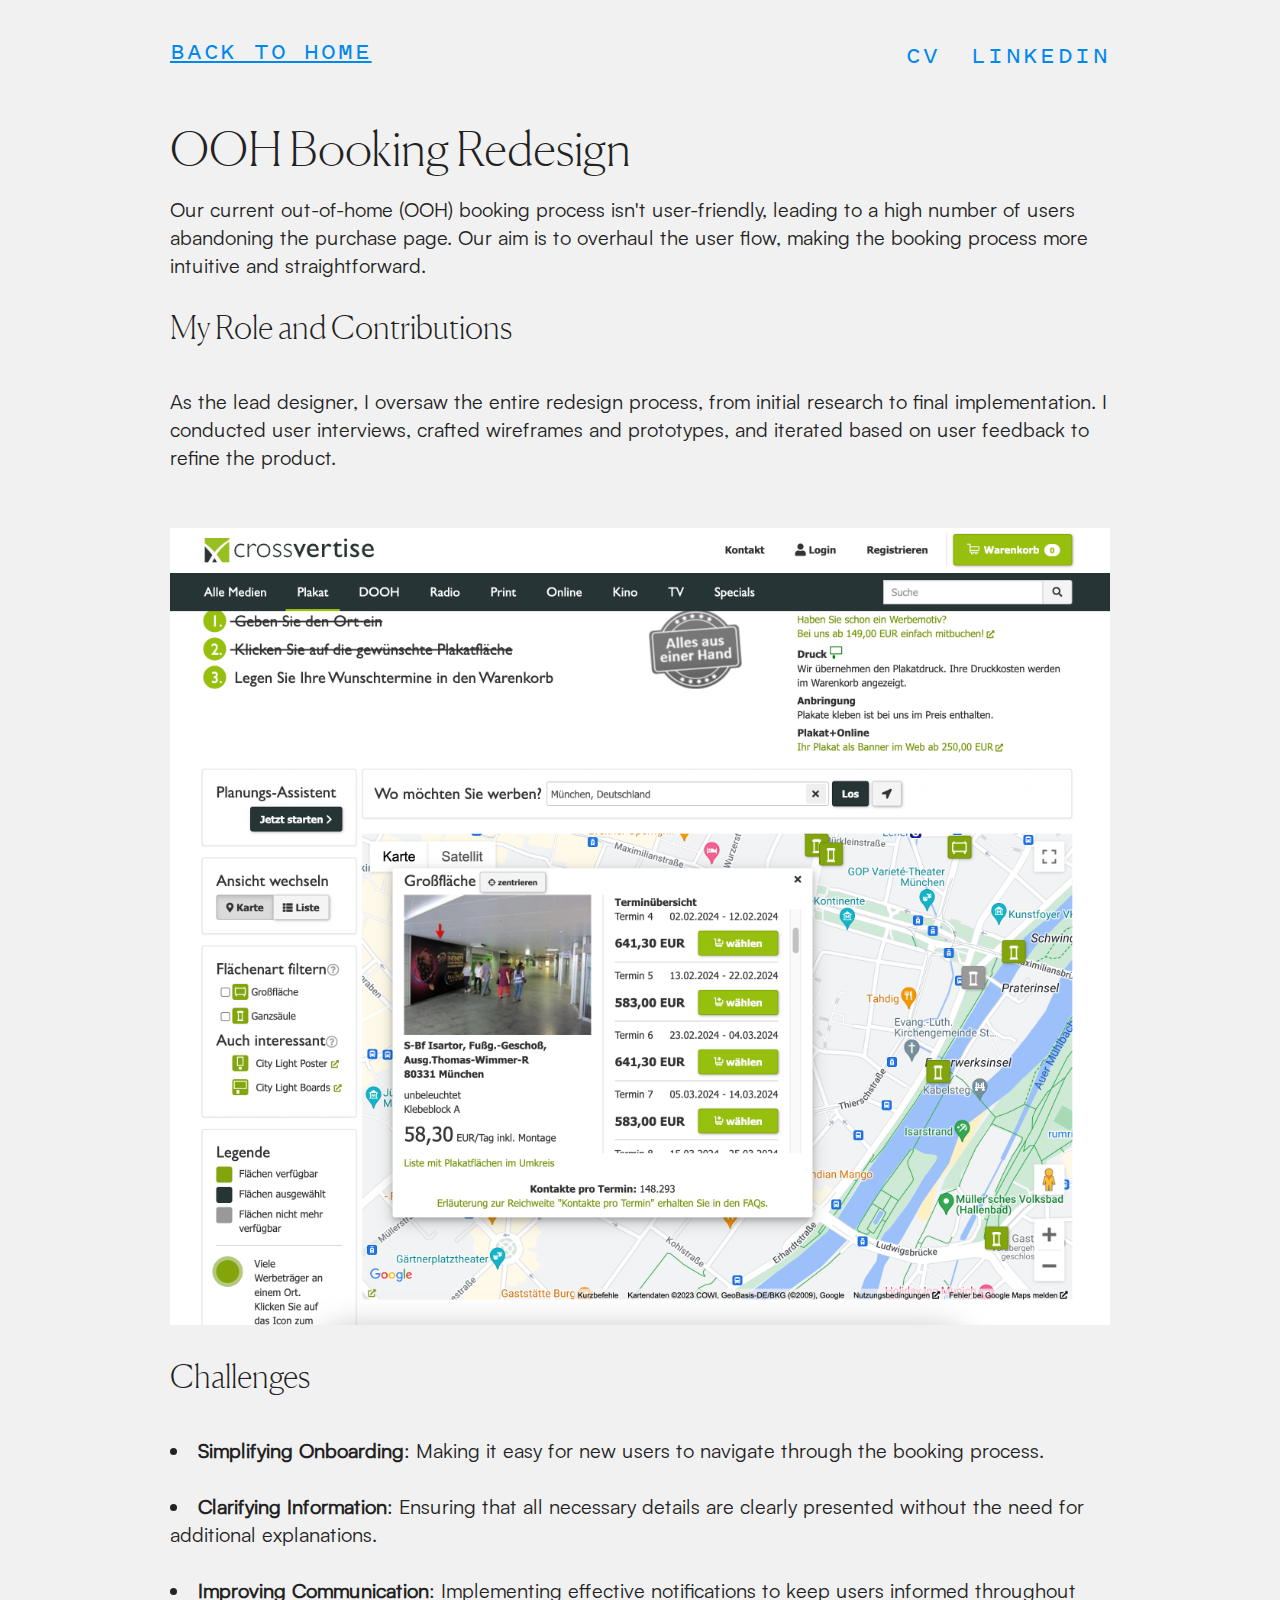
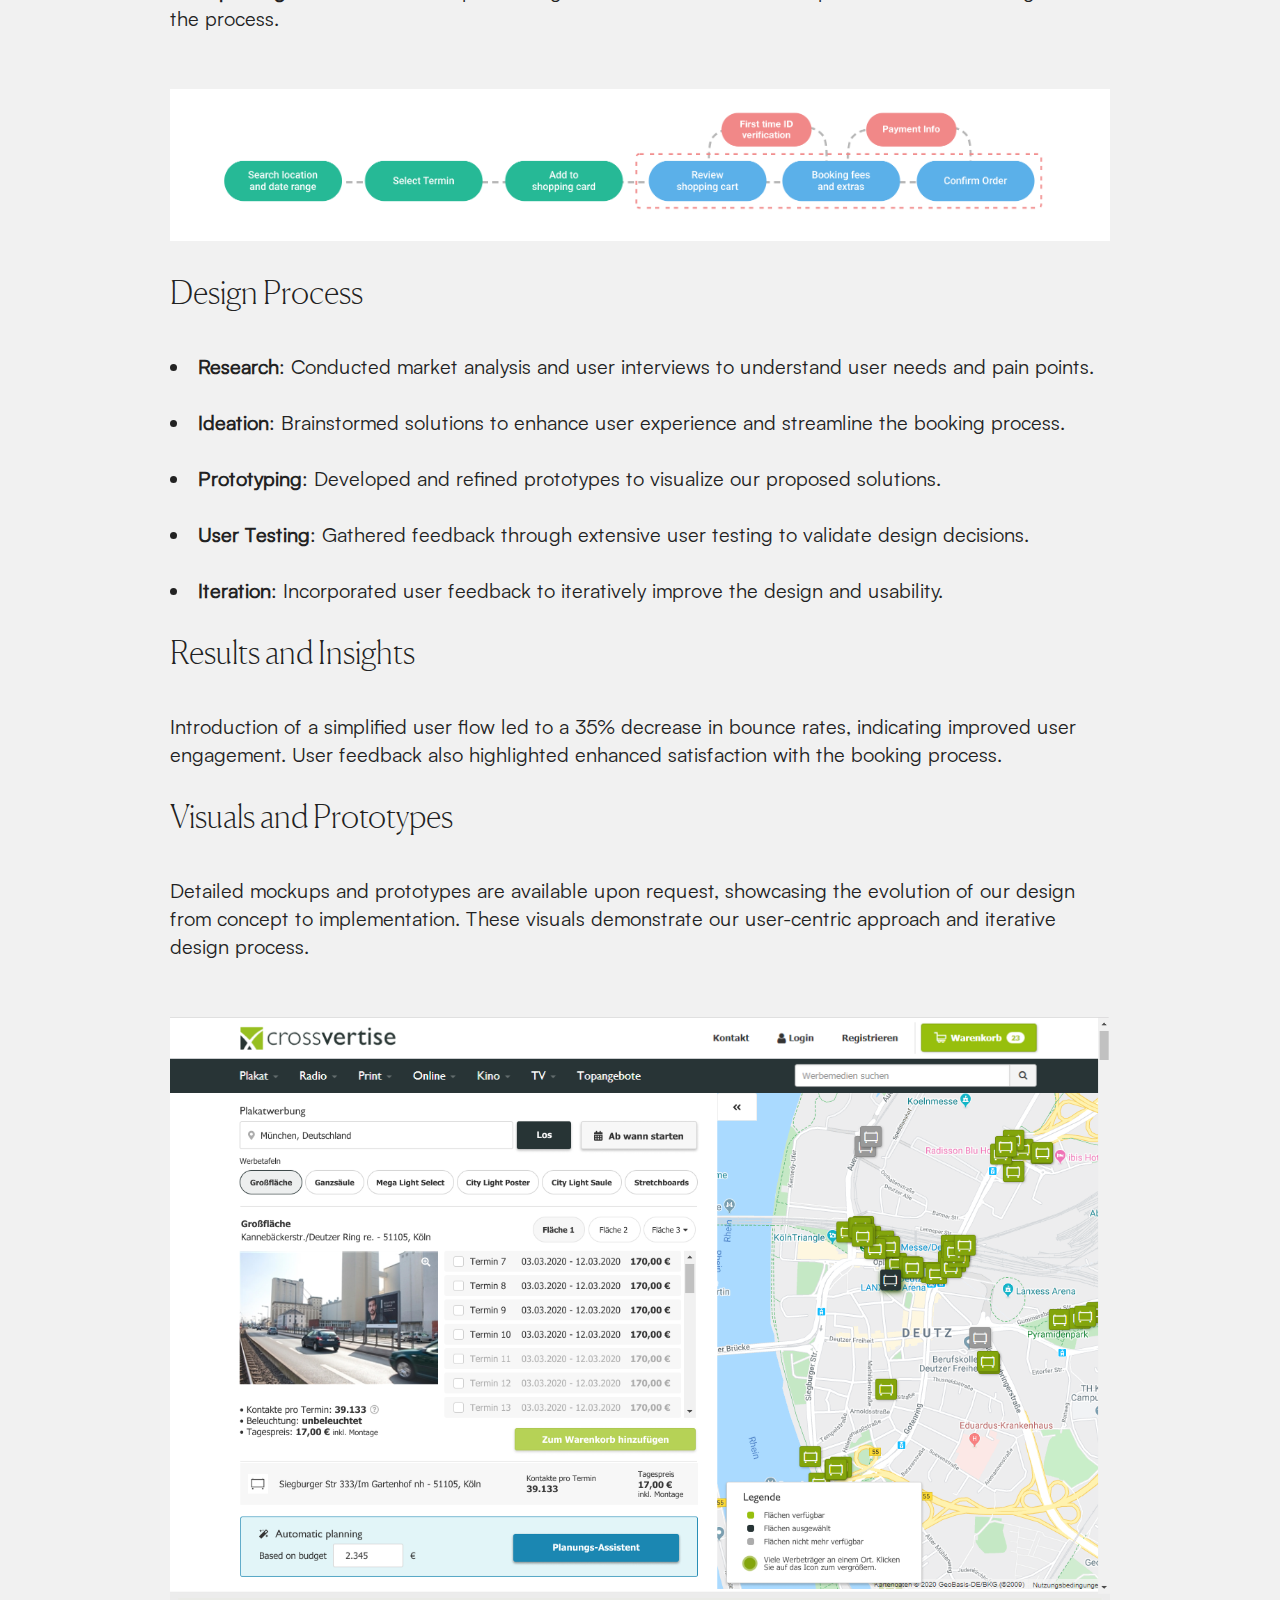
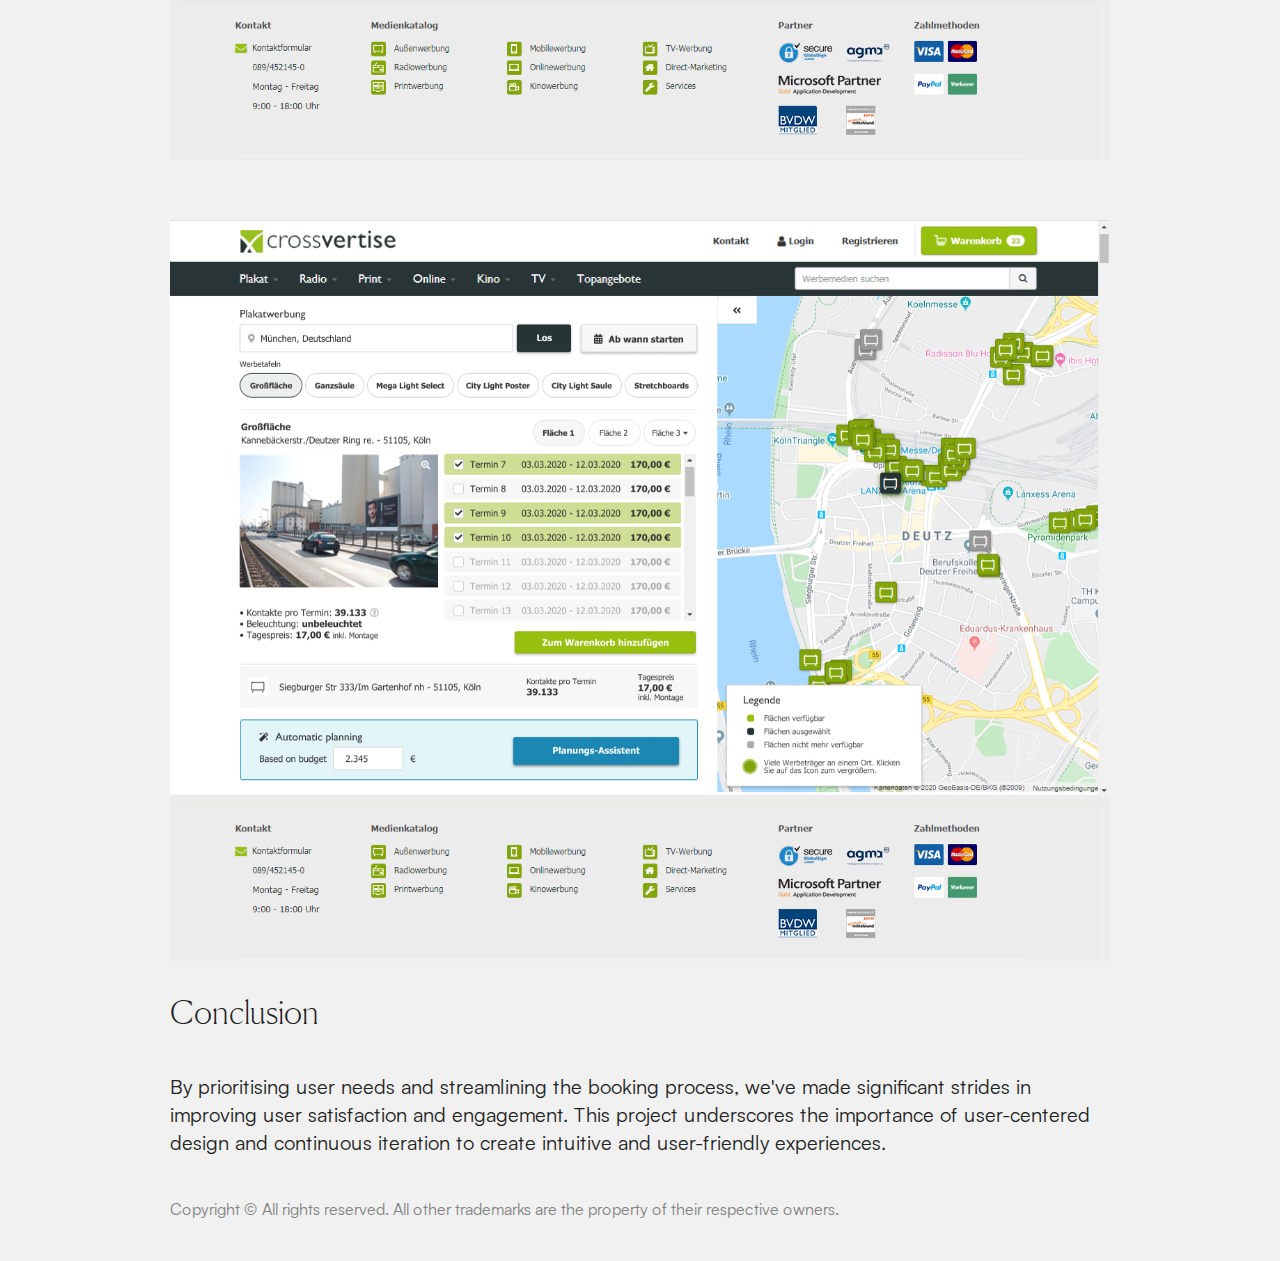
<file: crossvertise.html>
<!DOCTYPE html>
<html lang="en">
  <head>
    <meta charset="utf-8">
    <meta name="viewport" content="width=device-width, initial-scale=1.0">
    <title>OOH Booking Redesign Project</title>
    <meta name="description" content="">
    <link rel="stylesheet" href="css/style.css">
    <link rel="icon" href="/images/favicon.ico" type="image/x-icon">
  </head>
  <body>
    <header>
        <h3><a href="index.html">Back to home</a></h3>
    <ul class="socials">
      <li>
        <a href="files/CV.pdf" target="_blank">CV</a>
      </li>
      <li>
        <a href="https://www.linkedin.com/in/karenviana/" target="_blank">LinkedIn</a>
      </li>
    </ul>
    </header>
    <main>
      <section>
        <h1>OOH Booking Redesign</h1>

      <article>
        <p>Our current out-of-home (OOH) booking process isn't user-friendly, leading to a high number of users abandoning the purchase page. Our aim is to overhaul the user flow, making the booking process more intuitive and straightforward.</p>
        
        <h2>My Role and Contributions</h2>
        <p>As the lead designer, I oversaw the entire redesign process, from initial research to final implementation. I conducted user interviews, crafted wireframes and prototypes, and iterated based on user feedback to refine the product.</p>
        <img src="images/xv_current.png" />

        <h2>Challenges</h2>
        <ul>
            <li><strong>Simplifying Onboarding</strong>: Making it easy for new users to navigate through the booking process.</li>
            <li><strong>Clarifying Information</strong>: Ensuring that all necessary details are clearly presented without the need for additional explanations.</li>
            <li><strong>Improving Communication</strong>: Implementing effective notifications to keep users informed throughout the process.</li>
        </ul>
        <img src="images/xv_userflow.png" />
        
        <h2>Design Process</h2>
        <ul>
            <li><strong>Research</strong>: Conducted market analysis and user interviews to understand user needs and pain points.</li>
            <li><strong>Ideation</strong>: Brainstormed solutions to enhance user experience and streamline the booking process.</li>
            <li><strong>Prototyping</strong>: Developed and refined prototypes to visualize our proposed solutions.</li>
            <li><strong>User Testing</strong>: Gathered feedback through extensive user testing to validate design decisions.</li>
            <li><strong>Iteration</strong>: Incorporated user feedback to iteratively improve the design and usability.</li>
        </ul>

        <h2>Results and Insights</h2>
        <p>Introduction of a simplified user flow led to a 35% decrease in bounce rates, indicating improved user engagement. User feedback also highlighted enhanced satisfaction with the booking process.</p>

        <h2>Visuals and Prototypes</h2>
        <p>Detailed mockups and prototypes are available upon request, showcasing the evolution of our design from concept to implementation. These visuals demonstrate our user-centric approach and iterative design process.</p>
        <section>
        <img src="images/xv_screen03.png" />
        <img src="images/xv_screen04.png" />
        <h2>Conclusion</h2>
        <p>By prioritising user needs and streamlining the booking process, we've made significant strides in improving user satisfaction and engagement. This project underscores the importance of user-centered design and continuous iteration to create intuitive and user-friendly experiences.</p>
      </article>
      </section>
    </main>
    <footer>
      <nav>
            <h6>
              Copyright © All rights reserved. All other trademarks are the property of their respective owners.
           </h6>
      </nav>
    </footer>
  </body>
</html>
</file>
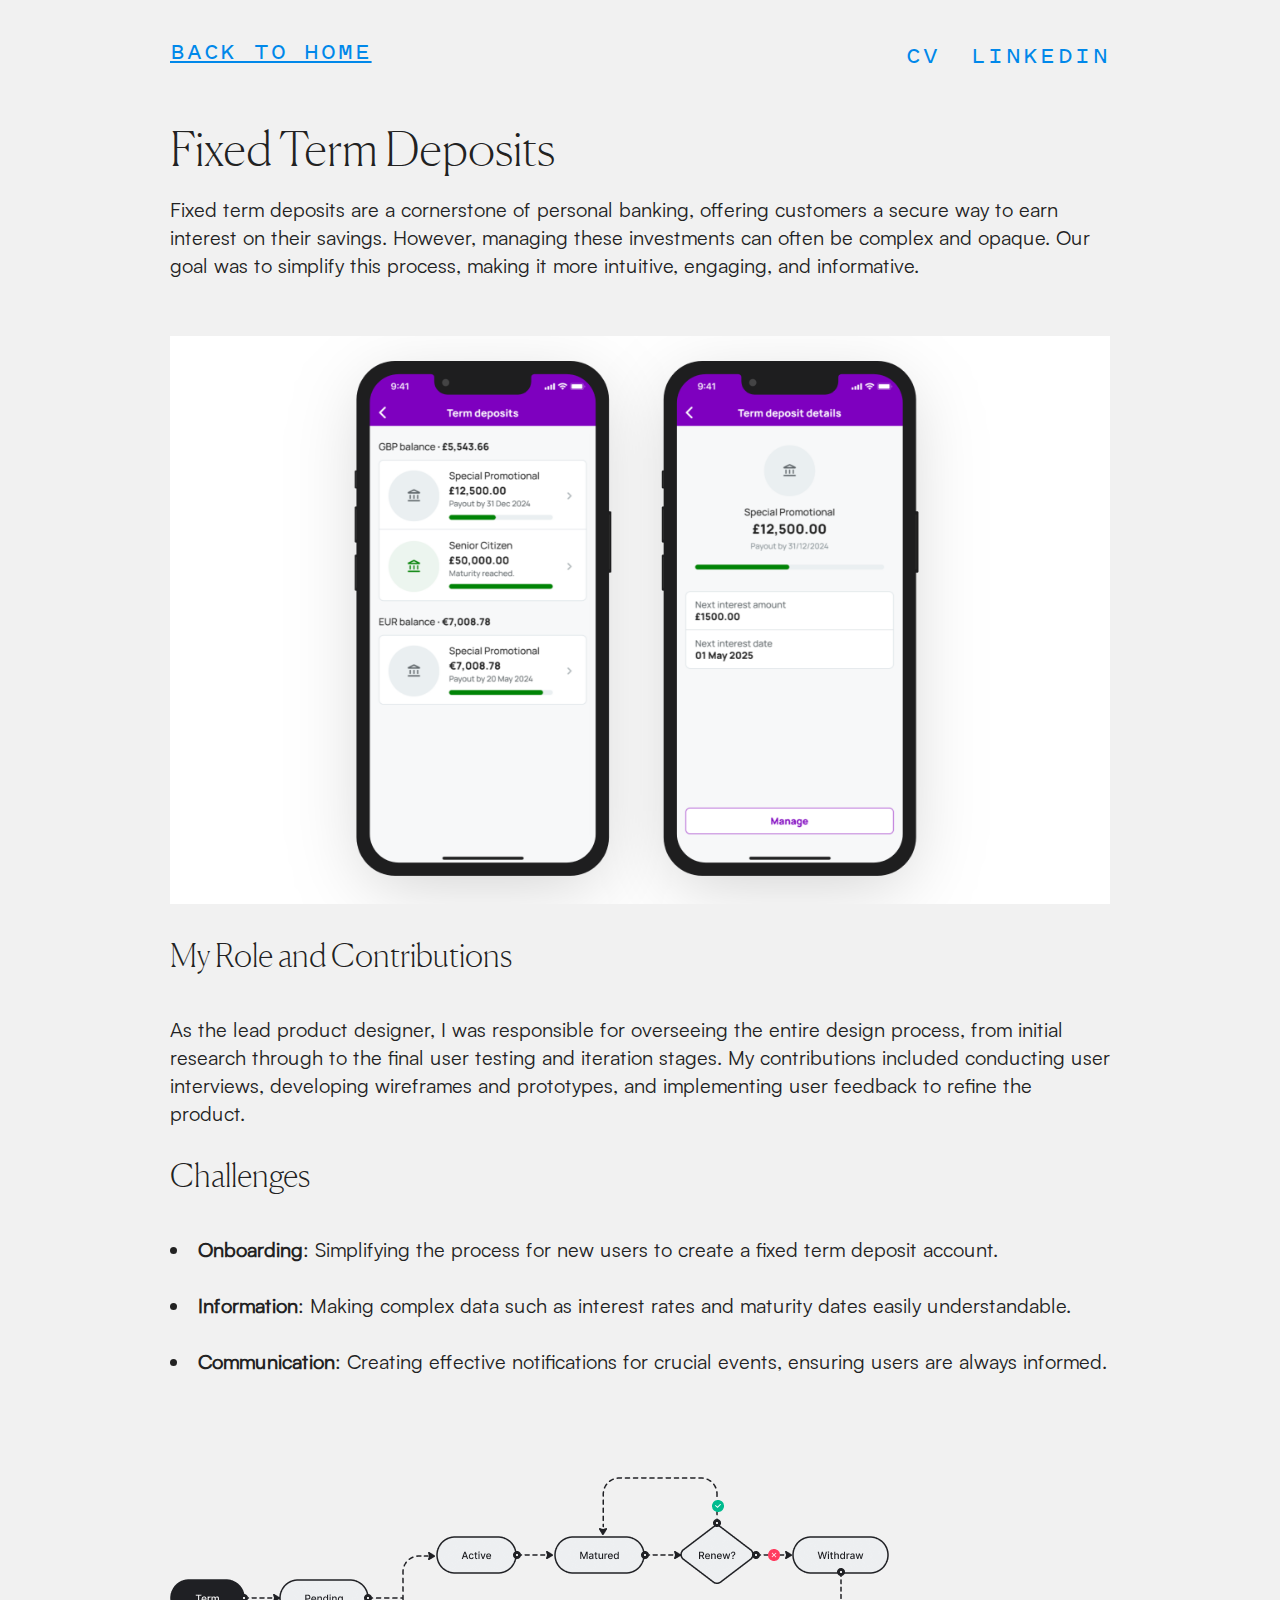
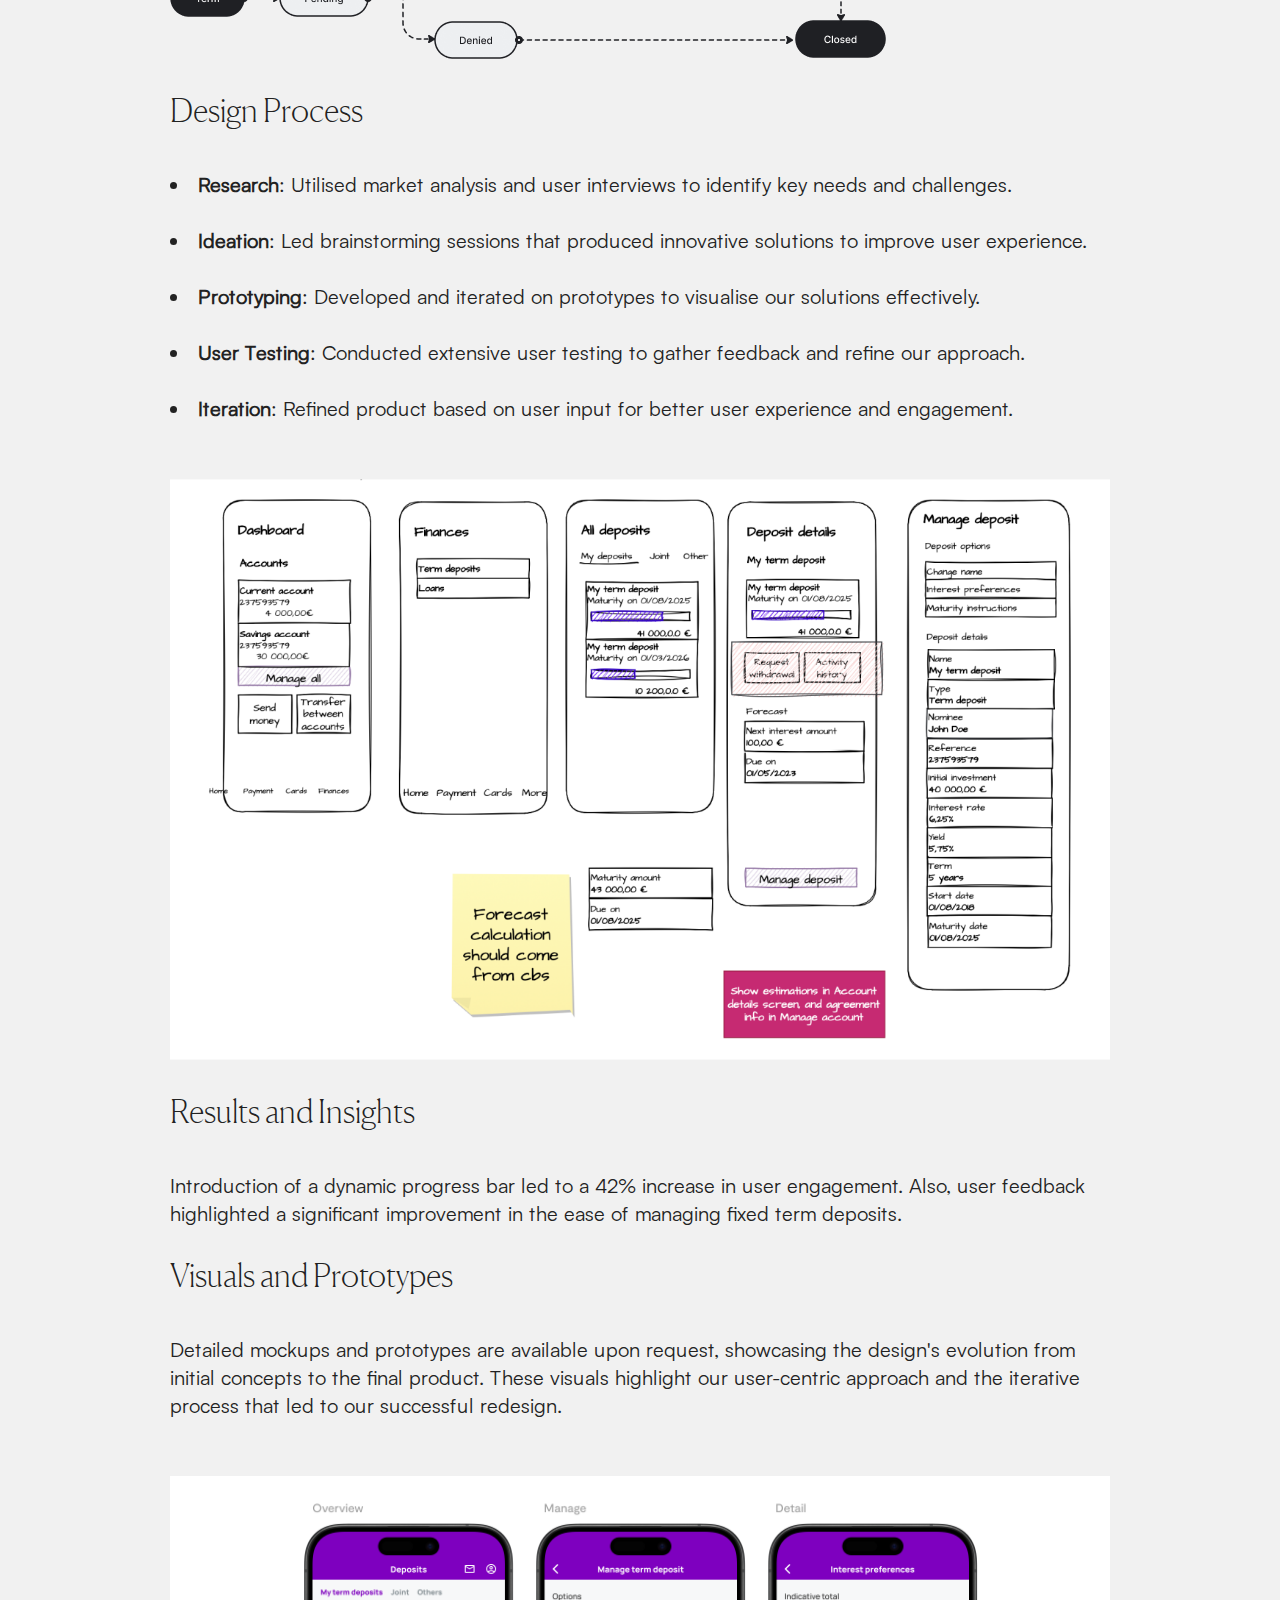
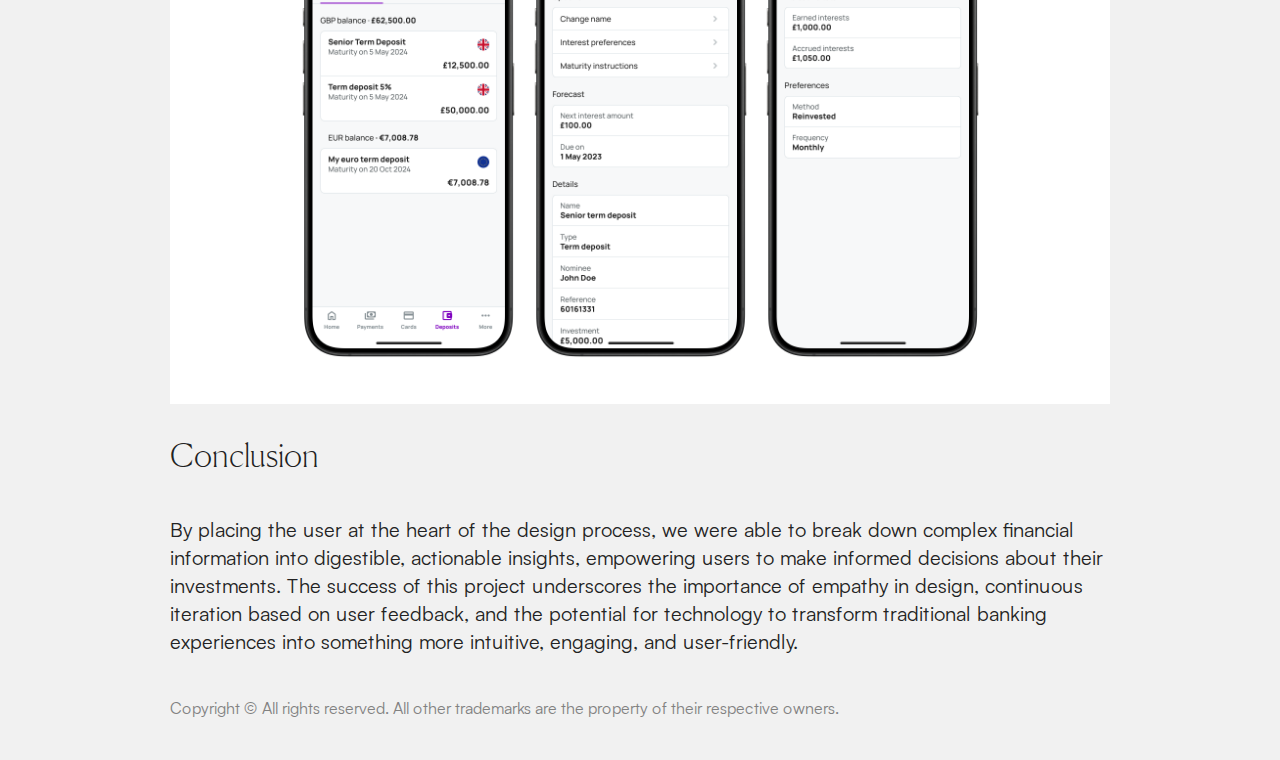
<file: sopra.html>
<!DOCTYPE html>
<html lang="en">
  <head>
    <meta charset="utf-8">
    <meta name="viewport" content="width=device-width, initial-scale=1.0">
    <title>Fixed Term Deposit Project</title>
    <meta name="description" content="">
    <link rel="stylesheet" href="css/style.css">
    <link rel="icon" href="/images/favicon.ico" type="image/x-icon">
  </head>
  <body>
    <header>
        <h3><a href="index.html">Back to home</a></h3>
		<ul class="socials">
			<li>
			  <a href="files/CV.pdf" target="_blank">CV</a>
			</li>
			<li>
			  <a href="https://www.linkedin.com/in/karenviana/" target="_blank">LinkedIn</a>
			</li>
		</ul>
    </header>
    <main>
      <section>
        <h1>Fixed Term Deposits</h1>

      <article>
        <p>Fixed term deposits are a cornerstone of personal banking, offering customers a secure way to earn interest on their savings. However, managing these investments can often be complex and opaque. Our goal was to simplify this process, making it more intuitive, engaging, and informative.</p>
        
        <img src="images/sopra_final.png" />

        <h2>My Role and Contributions</h2>
        <p>As the lead product designer, I was responsible for overseeing the entire design process, from initial research through to the final user testing and iteration stages. My contributions included conducting user interviews, developing wireframes and prototypes, and implementing user feedback to refine the product.</p>

        <h2>Challenges</h2>
        <ul>
            <li><strong>Onboarding</strong>: Simplifying the process for new users to create a fixed term deposit account.</li>
            <li><strong>Information</strong>: Making complex data such as interest rates and maturity dates easily understandable.</li>
            <li><strong>Communication</strong>: Creating effective notifications for crucial events, ensuring users are always informed.</li>
        </ul>
        <img src="images/sopra_userflow.png" />

        <h2>Design Process</h2>
        <ul>
            <li><strong>Research</strong>: Utilised market analysis and user interviews to identify key needs and challenges.</li>
            <li><strong>Ideation</strong>: Led brainstorming sessions that produced innovative solutions to improve user experience.</li>
            <li><strong>Prototyping</strong>: Developed and iterated on prototypes to visualise our solutions effectively.</li>
            <li><strong>User Testing</strong>: Conducted extensive user testing to gather feedback and refine our approach.</li>
            <li><strong>Iteration</strong>: Refined product based on user input for better user experience and engagement.</li>
        </ul>

        <img src="images/sopra_wireframe.png" />


        <h2>Results and Insights</h2>
        <p>Introduction of a dynamic progress bar led to a 42% increase in user engagement. Also, user feedback highlighted a significant improvement in the ease of managing fixed term deposits.</p>

        <h2>Visuals and Prototypes</h2>
        <p>Detailed mockups and prototypes are available upon request, showcasing the design's evolution from initial concepts to the final product. These visuals highlight our user-centric approach and the iterative process that led to our successful redesign.</p>
<img src="images/sopra_design.png" />
        <h2>Conclusion</h2>
        <p>By placing the user at the heart of the design process, we were able to break down complex financial information into digestible, actionable insights, empowering users to make informed decisions about their investments. The success of this project underscores the importance of empathy in design, continuous iteration based on user feedback, and the potential for technology to transform traditional banking experiences into something more intuitive, engaging, and user-friendly.</p>



      </article>
      </section>
    </main>
    <footer>
      <nav>
            <h6>
              Copyright © All rights reserved. All other trademarks are the property of their respective owners.
           </h6>
      </nav>
    </footer>
  </body>
</html>
</file>
<file: css/style.css>
/* Font Loading */
@font-face {
    font-family: "canelaThin";
    src: url("../fonts/canelaThin.woff2") format("woff2");
    font-weight: normal;
    font-style: normal;
    font-display: swap;
}

@font-face {
    font-family: "pitchSansSemiBold";
    src: url("../fonts/pitchSansSemiBold.woff2") format("woff2");
    font-weight: normal;
    font-style: normal;
    font-display: swap;
}

@font-face {
    font-family: "satoshiRegular";
    src: url("../fonts/satoshiRegular.woff2") format("woff2");
    font-weight: normal;
    font-style: normal;
    font-display: swap;
}

/* Reset Styles */
* {
    padding: 0;
    margin: 0;
    box-sizing: border-box;
    font-style: normal;
    font-weight: normal;
}

ul, ol {
    padding: 0;
    margin: 0;
    list-style: none;
}

/* Typography */
body {
    font-family: sans-serif;
    padding: 40px 80px 0;
    background: #f1f1f1;
    color: #222222;
}

strong {
    font-weight: bold;
}

h1, p {
    font-family: "canelaThin", sans-serif;
    font-size: 48px;
    line-height: 56px;
    margin: 0 auto 20px;
    max-width: 940px;
}

h2 {
    font-family: "canelaThin", sans-serif;
    font-size: 32px;
    line-height: 40px;
    margin: 0 auto 40px;
    clear: both;
}

h2 a {
    color: #0088EA;
    text-decoration: none;
}

h2 a:hover {
    text-decoration: underline;
}

h2 a:active {
    color: #405647;
    text-decoration: none;
}

h3 {
    font-family: "pitchSansSemiBold";
    text-transform: uppercase;
    font-size: 24px;
    line-height: 24px;
    letter-spacing: 0.075em;
    margin: 0 auto;
    max-width: 940px;
}

h3 a {
    color: #0088EA;
}

h4 {
    font-family: "satoshiRegular";
    font-size: 24px;
    line-height: 32px;
}

h5 {
    font-family: "pitchSansSemiBold";
    text-transform: uppercase;
    font-size: 16px;
    line-height: 20px;
    letter-spacing: 0.05em;
    margin: 0 auto;
}

h6 {
    font-family: "satoshiRegular";
    font-size: 16px;
    line-height: 24px;
    color: #818181;
    margin: 0 auto;
}

/* Layout */
section, header, footer, article {
    margin: 0 auto 40px;
    max-width: 940px;
}

article {
    text-align: left;
}

header {
    margin-bottom: 80px;
}

header h3 {
    float: left;
}

/* Text Content */
article p, article li {
    font-family: "satoshiRegular", sans-serif;
    font-size: 20px;
    line-height: 28px;
    margin-bottom: 28px;
}

article img {
    max-width: 100%;
    margin-top: 28px;
    margin-bottom: 28px;
}

article li {
    list-style-type: disc;
    list-style-position: inside;
}

article li:last-child {
    margin-bottom: 28px;
}

/* Social Icons */
ul.socials {
    float: right;
}

ul.socials li {
    float: left;
    margin-left: 30px;
}

ul.socials li a {
    font-family: "pitchSansSemiBold";
    font-size: 24px;
    text-transform: uppercase;
    letter-spacing: 0.1em;
    text-decoration: none;
    color: #0088EA;
}

ul.socials li a:hover {
    text-decoration: underline;
}

ul.socials li a:active {
    background: #405647;
    color: #0088EA;
    border-color: #405647;
}

ul.work {
    display: flex;
    flex-direction: row;
    gap: 16px;
    overflow: hidden;
    max-width: 940px;
    width: 100%;
    flex-wrap: wrap;
}

ul.work li {
    position: relative;
    background: #efefef;
    height: 400px;
    border-radius: 8px;
    list-style: none;
    width: calc(50% - 8px);
    margin: 0;
}

ul.work + ul.work li {
    height: 248px;
}

ul.work li:nth-child(1) {
    overflow: hidden;
}

ul.work li:nth-child(1) {
    background: url(../images/1.png) no-repeat center;
    background-size: cover;
}

ul.work li:nth-child(2) {
    background: url(../images/2.png) no-repeat center;
    background-size: cover;
}

ul.work li:nth-child(3) {
    background: url(../images/3.png) no-repeat center;
    background-size: cover;
}

ul.work li:nth-child(4) {
    background: url(../images/4.png) no-repeat center;
    background-size: cover;
}

ul.work li:nth-child(5) {
    background: url(../images/5.png) no-repeat center;
    background-size: cover;
}

ul.work li a {
    position: absolute;
    top: 0;
    right: 0;
    bottom: 0;
    left: 0;
}

ul.work li a div {
    position: absolute;
    right: 0;
    bottom: 0;
    left: 0;
    padding: 56px 24px 17px;
    background: rgb(0,0,0);
    background:
        linear-gradient(
        0deg,
        rgba(0,0,0,1) 0%,
        rgba(0,0,0,0.738) 19%,
        rgba(0,0,0,0.541) 34%,
        rgba(0,0,0,0.382) 47%,
        rgba(0,0,0,0.278) 56.5%,
        rgba(0,0,0,0.194) 65%,
        rgba(0,0,0,0.126) 73%,
        rgba(0,0,0,0.075) 80.2%,
        rgba(0,0,0,0.042) 86.1%,
        rgba(0,0,0,0.021) 91%,
        rgba(0,0,0,0.008) 95.2%,
        rgba(0,0,0,0.002) 98.2%,
        rgba(0,0,0,0) 100%
        );
    border-bottom-right-radius: 8px;
    border-bottom-left-radius: 8px;
}

ul.work li a div h4,
ul.work li a div h5 {
    color: #fff;
}

ul.work li a div h5 {
    margin-bottom: 4px;
}

ul.work li a:hover h4 {
    text-decoration: underline;
}

ul.work li a:active h4 {
    text-decoration: none;
    opacity: .5;
}

ul.work li a:active h5 {
    opacity: .5;
}

/* Responsive Design */
@media screen and (max-width: 900px) {
    body {
        padding: 40px 16px 0;
    }

    /* Adjustments for smaller screens can be added here */
}

@media screen and (max-width: 640px) {
    ul.work {
        display: block;
    }

    ul.work li,
    ul.work + ul.work li {
        height: 320px;
    }

    ul.work li {
        width: 100%;
        margin: 0 0 16px;
    }

    header ul.socials {
        display: none;
    }
}
</file>
